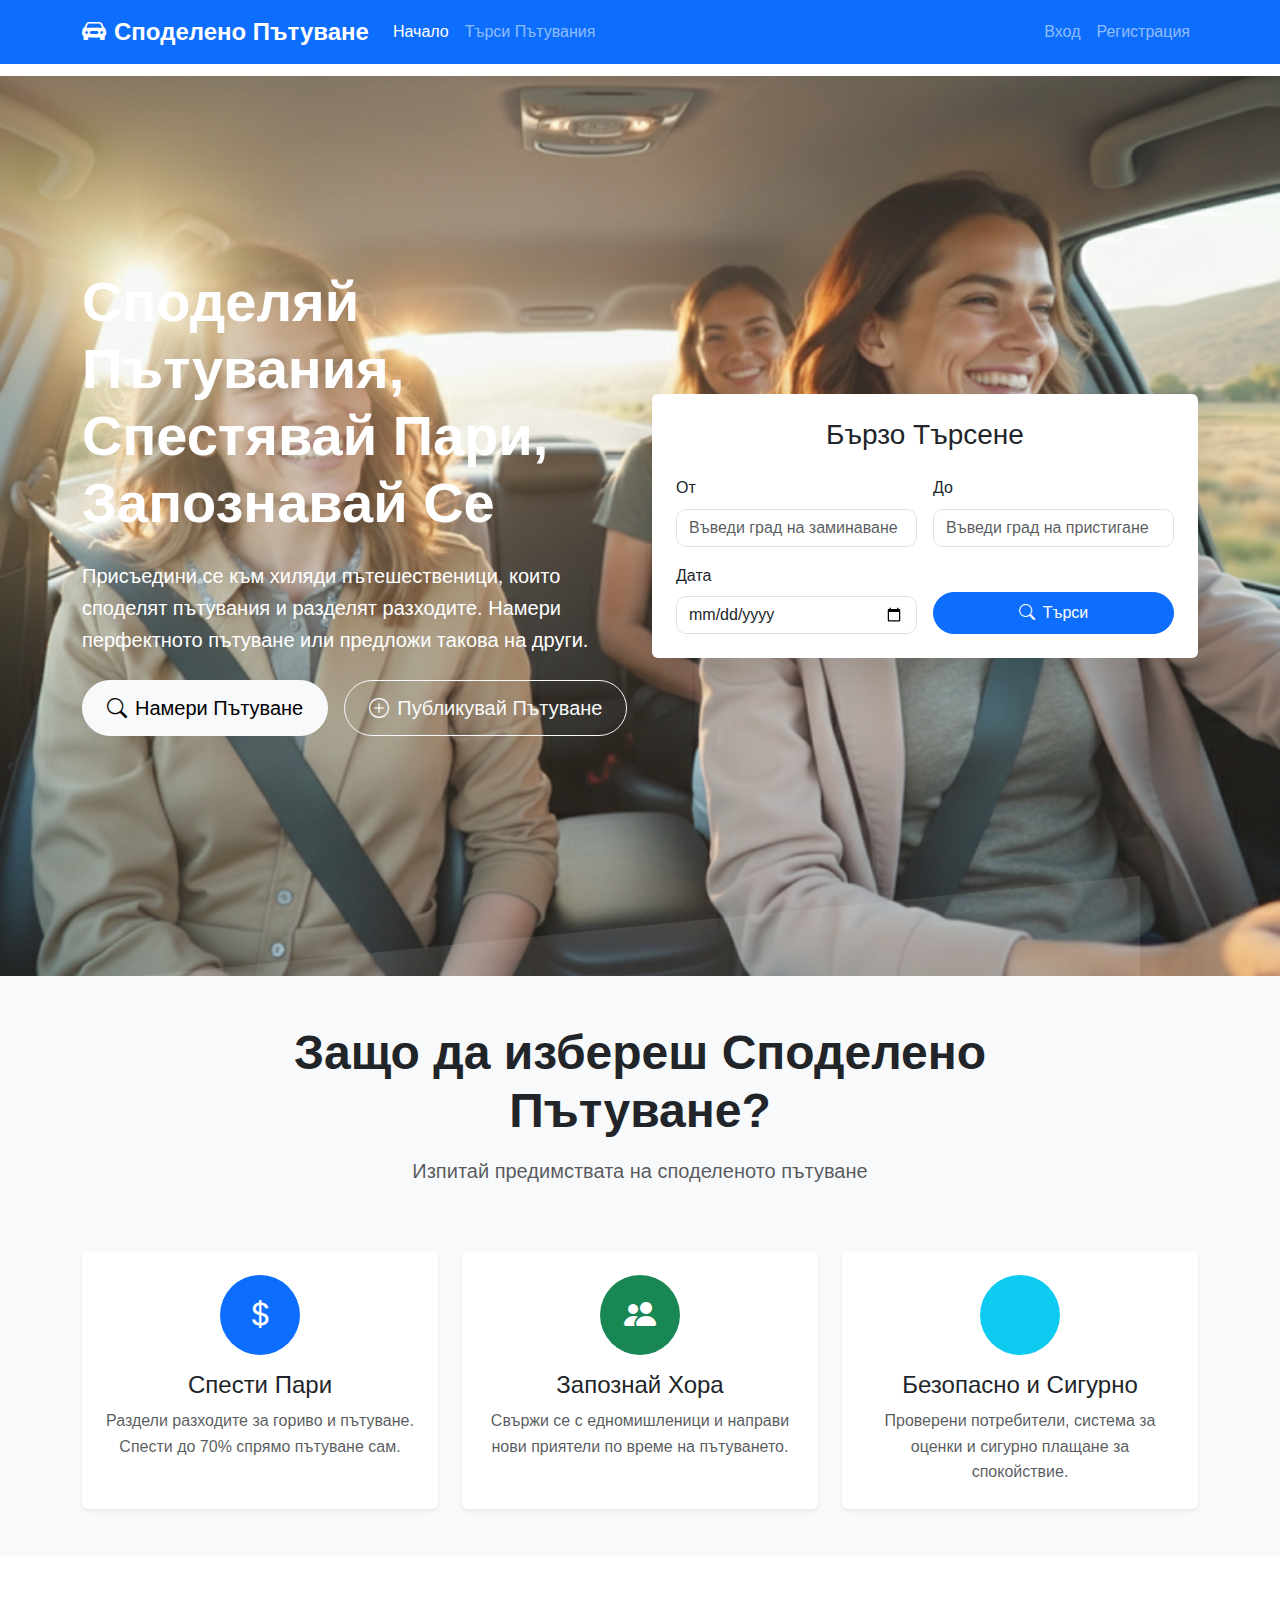
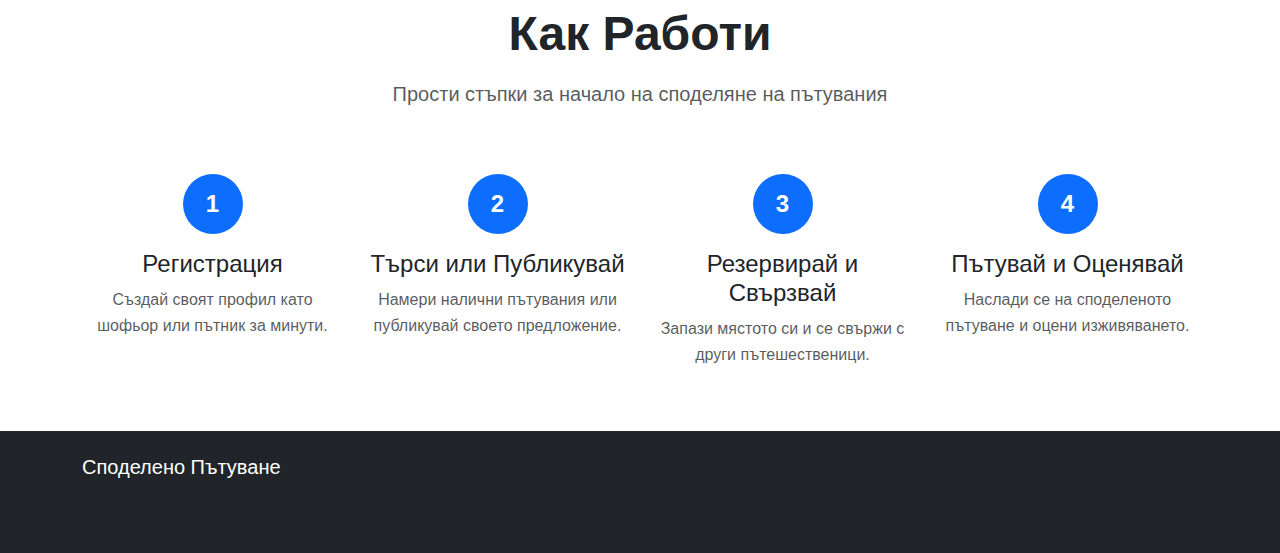
<file: target/classes/static/index.html>
<!DOCTYPE html>
<html lang="bg">
<head>
    <meta charset="UTF-8">
    <meta name="viewport" content="width=device-width, initial-scale=1.0">
    <title>Споделено Пътуване - Намери Перфектното Пътуване</title>
    
    <!-- Bootstrap 5 CSS -->
    <link href="https://cdn.jsdelivr.net/npm/bootstrap@5.3.2/dist/css/bootstrap.min.css" rel="stylesheet">
    <!-- Bootstrap Icons -->
    <link rel="stylesheet" href="https://cdn.jsdelivr.net/npm/bootstrap-icons@1.11.1/font/bootstrap-icons.css">
    <!-- Custom CSS -->
    <link rel="stylesheet" href="css/style.css">
</head>
<body>
    <!-- Navigation -->
    <nav class="navbar navbar-expand-lg navbar-dark bg-primary fixed-top">
        <div class="container">
            <a class="navbar-brand fw-bold" href="index.html">
                <i class="bi bi-car-front-fill me-2"></i>Споделено Пътуване
            </a>
            
            <button class="navbar-toggler" type="button" data-bs-toggle="collapse" data-bs-target="#navbarNav">
                <span class="navbar-toggler-icon"></span>
            </button>
            
            <div class="collapse navbar-collapse" id="navbarNav">
                <ul class="navbar-nav me-auto">
                    <li class="nav-item">
                        <a class="nav-link active" href="index.html">Начало</a>
                    </li>
                    <li class="nav-item">
                        <a class="nav-link" href="search.html">Търси Пътувания</a>
                    </li>
                </ul>
                
                <ul class="navbar-nav" id="authNav">
                    <!-- Dynamic content based on auth status -->
                </ul>
            </div>
        </div>
    </nav>

    <!-- Hero Section -->
    <section class="hero-section">
        <div class="container">
            <div class="row align-items-center min-vh-100">
                <div class="col-lg-6">
                    <h1 class="display-4 fw-bold text-white mb-4">
                        Споделяй Пътувания, Спестявай Пари, Запознавай Се
                    </h1>
                    <p class="lead text-white mb-4">
                        Присъедини се към хиляди пътешественици, които споделят пътувания и разделят разходите. 
                        Намери перфектното пътуване или предложи такова на други.
                    </p>
                    <div class="d-flex gap-3 mb-5">
                        <a href="search.html" class="btn btn-light btn-lg px-4">
                            <i class="bi bi-search me-2"></i>Намери Пътуване
                        </a>
                        <a href="publish-ride.html" class="btn btn-outline-light btn-lg px-4">
                            <i class="bi bi-plus-circle me-2"></i>Публикувай Пътуване
                        </a>
                    </div>
                </div>
                
                <div class="col-lg-6">
                    <div class="card shadow-lg border-0">
                        <div class="card-body p-4">
                            <h3 class="card-title text-center mb-4">Бързо Търсене</h3>
                            <form id="quickSearchForm">
                                <div class="row g-3">
                                    <div class="col-md-6">
                                        <label for="origin" class="form-label">От</label>
                                        <input type="text" class="form-control" id="origin" placeholder="Въведи град на заминаване" required>
                                    </div>
                                    <div class="col-md-6">
                                        <label for="destination" class="form-label">До</label>
                                        <input type="text" class="form-control" id="destination" placeholder="Въведи град на пристигане" required>
                                    </div>
                                    <div class="col-md-6">
                                        <label for="date" class="form-label">Дата</label>
                                        <input type="date" class="form-control" id="date">
                                    </div>
                                    <div class="col-md-6 d-flex align-items-end">
                                        <button type="submit" class="btn btn-primary w-100">
                                            <i class="bi bi-search me-2"></i>Търси
                                        </button>
                                    </div>
                                </div>
                            </form>
                        </div>
                    </div>
                </div>
            </div>
        </div>
    </section>

    <!-- Features Section -->
    <section class="py-5 bg-light">
        <div class="container">
            <div class="row text-center mb-5">
                <div class="col-lg-8 mx-auto">
                    <h2 class="display-5 fw-bold mb-3">Защо да избереш Споделено Пътуване?</h2>
                    <p class="lead text-muted">Изпитай предимствата на споделеното пътуване</p>
                </div>
            </div>
            
            <div class="row g-4">
                <div class="col-lg-4">
                    <div class="card h-100 border-0 shadow-sm">
                        <div class="card-body text-center p-4">
                            <div class="feature-icon bg-primary text-white rounded-circle mx-auto mb-3">
                                <i class="bi bi-currency-dollar"></i>
                            </div>
                            <h4 class="card-title">Спести Пари</h4>
                            <p class="card-text text-muted">
                                Раздели разходите за гориво и пътуване. Спести до 70% спрямо пътуване сам.
                            </p>
                        </div>
                    </div>
                </div>
                
                <div class="col-lg-4">
                    <div class="card h-100 border-0 shadow-sm">
                        <div class="card-body text-center p-4">
                            <div class="feature-icon bg-success text-white rounded-circle mx-auto mb-3">
                                <i class="bi bi-people-fill"></i>
                            </div>
                            <h4 class="card-title">Запознай Хора</h4>
                            <p class="card-text text-muted">
                                Свържи се с едномишленици и направи нови приятели по време на пътуването.
                            </p>
                        </div>
                    </div>
                </div>
                
                <div class="col-lg-4">
                    <div class="card h-100 border-0 shadow-sm">
                        <div class="card-body text-center p-4">
                            <div class="feature-icon bg-info text-white rounded-circle mx-auto mb-3">
                                <i class="bi bi-shield-check-fill"></i>
                            </div>
                            <h4 class="card-title">Безопасно и Сигурно</h4>
                            <p class="card-text text-muted">
                                Проверени потребители, система за оценки и сигурно плащане за спокойствие.
                            </p>
                        </div>
                    </div>
                </div>
            </div>
        </div>
    </section>

    <!-- How It Works Section -->
    <section class="py-5">
        <div class="container">
            <div class="row text-center mb-5">
                <div class="col-lg-8 mx-auto">
                    <h2 class="display-5 fw-bold mb-3">Как Работи</h2>
                    <p class="lead text-muted">Прости стъпки за начало на споделяне на пътувания</p>
                </div>
            </div>
            
            <div class="row g-4">
                <div class="col-lg-3 text-center">
                    <div class="step-number bg-primary text-white rounded-circle mx-auto mb-3">1</div>
                    <h4>Регистрация</h4>
                    <p class="text-muted">Създай своят профил като шофьор или пътник за минути.</p>
                </div>
                
                <div class="col-lg-3 text-center">
                    <div class="step-number bg-primary text-white rounded-circle mx-auto mb-3">2</div>
                    <h4>Търси или Публикувай</h4>
                    <p class="text-muted">Намери налични пътувания или публикувай своето предложение.</p>
                </div>
                
                <div class="col-lg-3 text-center">
                    <div class="step-number bg-primary text-white rounded-circle mx-auto mb-3">3</div>
                    <h4>Резервирай и Свързвай</h4>
                    <p class="text-muted">Запази мястото си и се свържи с други пътешественици.</p>
                </div>
                
                <div class="col-lg-3 text-center">
                    <div class="step-number bg-primary text-white rounded-circle mx-auto mb-3">4</div>
                    <h4>Пътувай и Оценявай</h4>
                    <p class="text-muted">Наслади се на споделеното пътуване и оцени изживяването.</p>
                </div>
            </div>
        </div>
    </section>

    <!-- Footer -->
    <footer class="bg-dark text-white py-4">
        <div class="container">
            <div class="row">
                <div class="col-lg-6">
                    <h5>Споделено Пътуване</h5>
                    <p class="text-muted">Свързваме пътешественици, споделяме пътувания.</p>
                </div>
                <div class="col-lg-6 text-lg-end">
                    <p class="text-muted mb-0">&copy; 2023 Споделено Пътуване. Всички права запазени.</p>
                </div>
            </div>
        </div>
    </footer>

    <!-- Bootstrap 5 JS -->
    <script src="https://cdn.jsdelivr.net/npm/bootstrap@5.3.2/dist/js/bootstrap.bundle.min.js"></script>
    <!-- Custom JS -->
    <script src="js/auth.js"></script>
    <script src="js/main.js"></script>
</body>
</html>
</file>
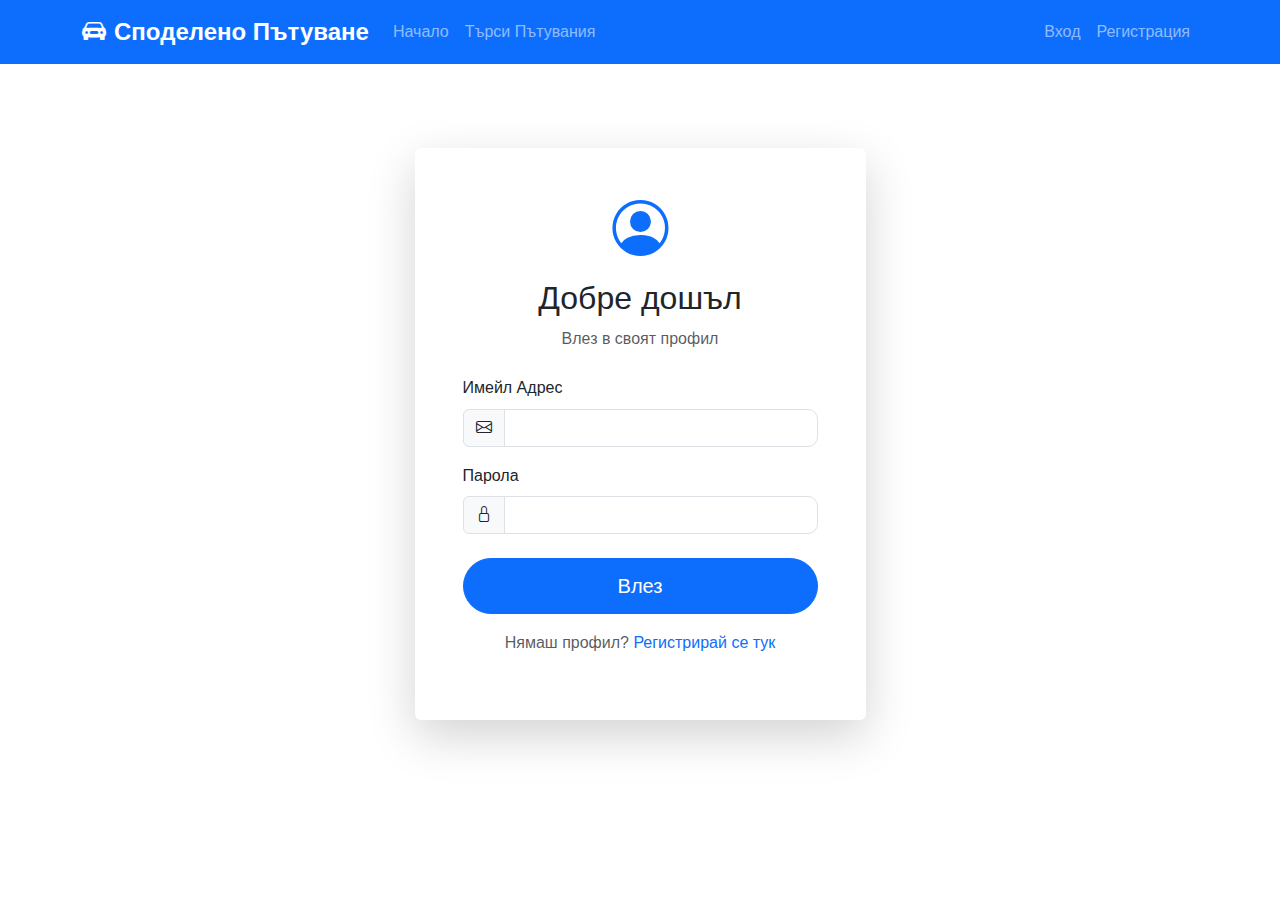
<file: target/classes/static/dashboard.html>
<!DOCTYPE html>
<html lang="bg">
<head>
    <meta charset="UTF-8">
    <meta name="viewport" content="width=device-width, initial-scale=1.0">
    <title>Табло - СподеленоПътуване</title>
    
    <!-- Bootstrap 5 CSS -->
    <link href="https://cdn.jsdelivr.net/npm/bootstrap@5.3.2/dist/css/bootstrap.min.css" rel="stylesheet">
    <!-- Bootstrap Icons -->
    <link rel="stylesheet" href="https://cdn.jsdelivr.net/npm/bootstrap-icons@1.11.1/font/bootstrap-icons.css">
    <!-- Custom CSS -->
    <link rel="stylesheet" href="css/style.css">
</head>
<body>
    <!-- Navigation -->
    <nav class="navbar navbar-expand-lg navbar-dark bg-primary fixed-top">
        <div class="container">
            <a class="navbar-brand fw-bold" href="index.html">
                <i class="bi bi-car-front-fill me-2"></i>СподеленоПътуване
            </a>
            
            <button class="navbar-toggler" type="button" data-bs-toggle="collapse" data-bs-target="#navbarNav">
                <span class="navbar-toggler-icon"></span>
            </button>
            
            <div class="collapse navbar-collapse" id="navbarNav">
                <ul class="navbar-nav me-auto">
                    <li class="nav-item">
                        <a class="nav-link" href="index.html">Начало</a>
                    </li>
                    <li class="nav-item">
                        <a class="nav-link" href="search.html">Търси Пътувания</a>
                    </li>
                </ul>
                
                <ul class="navbar-nav" id="authNav">
                    <!-- Dynamic content based on auth status -->
                </ul>
            </div>
        </div>
    </nav>

    <!-- Main Content -->
    <div class="container mt-5 pt-4">
        <!-- Welcome Header -->
        <div class="profile-header">
            <div class="row align-items-center">
                <div class="col-md-8">
                    <div class="d-flex align-items-center">
                        <div class="profile-avatar me-4">
                            <i class="bi bi-person-fill"></i>
                        </div>
                        <div>
                            <h2 class="mb-1" id="welcomeMessage">Добре дошъл!</h2>
                            <p class="mb-0 opacity-75">Готов за следващото приключение?</p>
                        </div>
                    </div>
                </div>
                <div class="col-md-4 text-md-end mt-3 mt-md-0">
                    <div class="d-flex gap-2 justify-content-md-end">
                        <a href="search.html" class="btn btn-light">
                            <i class="bi bi-search me-2"></i>Намери Пътувания
                        </a>
                        <a href="publish-ride.html" class="btn btn-outline-light" id="publishRideBtn">
                            <i class="bi bi-plus-circle me-2"></i>Публикувай Пътуване
                        </a>
                    </div>
                </div>
            </div>
        </div>

        <div id="dashboardAlerts"></div>

        <!-- Stats Cards -->
        <div class="row g-4 mb-5">
            <div class="col-md-6" id="totalRidesCard">
                <div class="stat-card">
                    <i class="bi bi-car-front text-primary display-6 mb-2"></i>
                    <div class="stat-number" id="totalRides">0</div>
                    <div class="text-muted">Общо Пътувания</div>
                </div>
            </div>
            
            <div class="col-md-6" id="totalReservationsCard">
                <div class="stat-card">
                    <i class="bi bi-calendar-check text-success display-6 mb-2"></i>
                    <div class="stat-number" id="totalReservations">0</div>
                    <div class="text-muted">Резервации</div>
                </div>
            </div>
            
            <div class="col-md-4" id="userRatingCard" style="display: none;">
                <div class="stat-card">
                    <i class="bi bi-star-fill text-warning display-6 mb-2"></i>
                    <div class="stat-number" id="userRating">0.0</div>
                    <div class="text-muted">Твоята Оценка</div>
                </div>
            </div>
            
        </div>

        <!-- Quick Actions -->
        <div class="row g-4 mb-5">
            <div class="col-lg-8">
                <div class="card border-0 shadow-sm">
                    <div class="card-header bg-transparent border-0 py-3">
                        <h5 class="mb-0">
                            <i class="bi bi-lightning-fill text-warning me-2"></i>Бързи Действия
                        </h5>
                    </div>
                    <div class="card-body">
                        <div class="row g-3">
                            <div class="col-md-6">
                                <a href="search.html" class="btn btn-outline-primary w-100 py-3">
                                    <i class="bi bi-search display-6 d-block mb-2"></i>
                                    <strong>Търси Пътувания</strong>
                                    <div class="text-muted small">Намери следващото пътуване</div>
                                </a>
                            </div>
                            
                            <div class="col-md-6">
                                <a href="reservations.html" class="btn btn-outline-success w-100 py-3">
                                    <i class="bi bi-calendar-check display-6 d-block mb-2"></i>
                                    <strong>Моите Резервации</strong>
                                    <div class="text-muted small">Прегледай резервациите си</div>
                                </a>
                            </div>
                        </div>
                        
                        <div class="row g-3 mt-2" id="driverActions" style="display: none;">
                            <div class="col-md-6">
                                <a href="publish-ride.html" class="btn btn-outline-info w-100 py-3">
                                    <i class="bi bi-plus-circle display-6 d-block mb-2"></i>
                                    <strong>Публикувай Пътуване</strong>
                                    <div class="text-muted small">Предложи ново пътуване</div>
                                </a>
                            </div>
                            
                            <div class="col-md-6">
                                <a href="my-rides.html" class="btn btn-outline-warning w-100 py-3">
                                    <i class="bi bi-car-front display-6 d-block mb-2"></i>
                                    <strong>Моите Пътувания</strong>
                                    <div class="text-muted small">Управлявай пътуванията си</div>
                                </a>
                            </div>
                        </div>
                    </div>
                </div>
            </div>
            
            <div class="col-lg-4">
                <div class="card border-0 shadow-sm">
                    <div class="card-header bg-transparent border-0 py-3">
                        <h5 class="mb-0">
                            <i class="bi bi-bell-fill text-info me-2"></i>Последна Активност
                        </h5>
                    </div>
                    <div class="card-body">
                        <div id="recentActivity">
                            <div class="text-center text-muted py-3">
                                <i class="bi bi-inbox display-4 opacity-25"></i>
                                <p class="mt-2 mb-0">Няма последна активност</p>
                            </div>
                        </div>
                    </div>
                </div>
            </div>
        </div>

        <!-- Recent Rides/Reservations -->
        <div class="row g-4">
            <div class="col-lg-6">
                <div class="card border-0 shadow-sm">
                    <div class="card-header bg-transparent border-0 py-3">
                        <div class="d-flex justify-content-between align-items-center">
                            <h5 class="mb-0">
                                <i class="bi bi-clock-history text-secondary me-2"></i>Последни Пътувания
                            </h5>
                            <a href="search.html" class="btn btn-sm btn-outline-primary">Покажи Всички</a>
                        </div>
                    </div>
                    <div class="card-body">
                        <div id="recentRides">
                            <div class="text-center text-muted py-3">
                                <i class="bi bi-car display-4 opacity-25"></i>
                                <p class="mt-2 mb-0">Още няма пътувания</p>
                                <a href="search.html" class="btn btn-sm btn-primary mt-2">Намери Пътувания</a>
                            </div>
                        </div>
                    </div>
                </div>
            </div>
            
            <div class="col-lg-6">
                <div class="card border-0 shadow-sm">
                    <div class="card-header bg-transparent border-0 py-3">
                        <div class="d-flex justify-content-between align-items-center">
                            <h5 class="mb-0">
                                <i class="bi bi-calendar-check text-success me-2"></i>Предстоящи Пътувания
                            </h5>
                            <a href="reservations.html" class="btn btn-sm btn-outline-success">Покажи Всички</a>
                        </div>
                    </div>
                    <div class="card-body">
                        <div id="upcomingTrips">
                            <div class="text-center text-muted py-3">
                                <i class="bi bi-calendar-plus display-4 opacity-25"></i>
                                <p class="mt-2 mb-0">Няма предстоящи пътувания</p>
                                <a href="search.html" class="btn btn-sm btn-success mt-2">Резервирай Пътуване</a>
                            </div>
                        </div>
                    </div>
                </div>
            </div>
        </div>
    </div>

    <!-- Bootstrap 5 JS -->
    <script src="https://cdn.jsdelivr.net/npm/bootstrap@5.3.2/dist/js/bootstrap.bundle.min.js"></script>
    <!-- Custom JS -->
    <script src="js/auth.js"></script>
    <script src="js/main.js"></script>
    <script>
        document.addEventListener('DOMContentLoaded', function() {
            const user = authService.getCurrentUser();
            if (user && user.role === 'DRIVER') {
                document.getElementById('driverActions').style.display = 'block';
                document.getElementById('publishRideBtn').style.display = 'inline-block';
            }
        });
    </script>
</body>
</html>
</file>
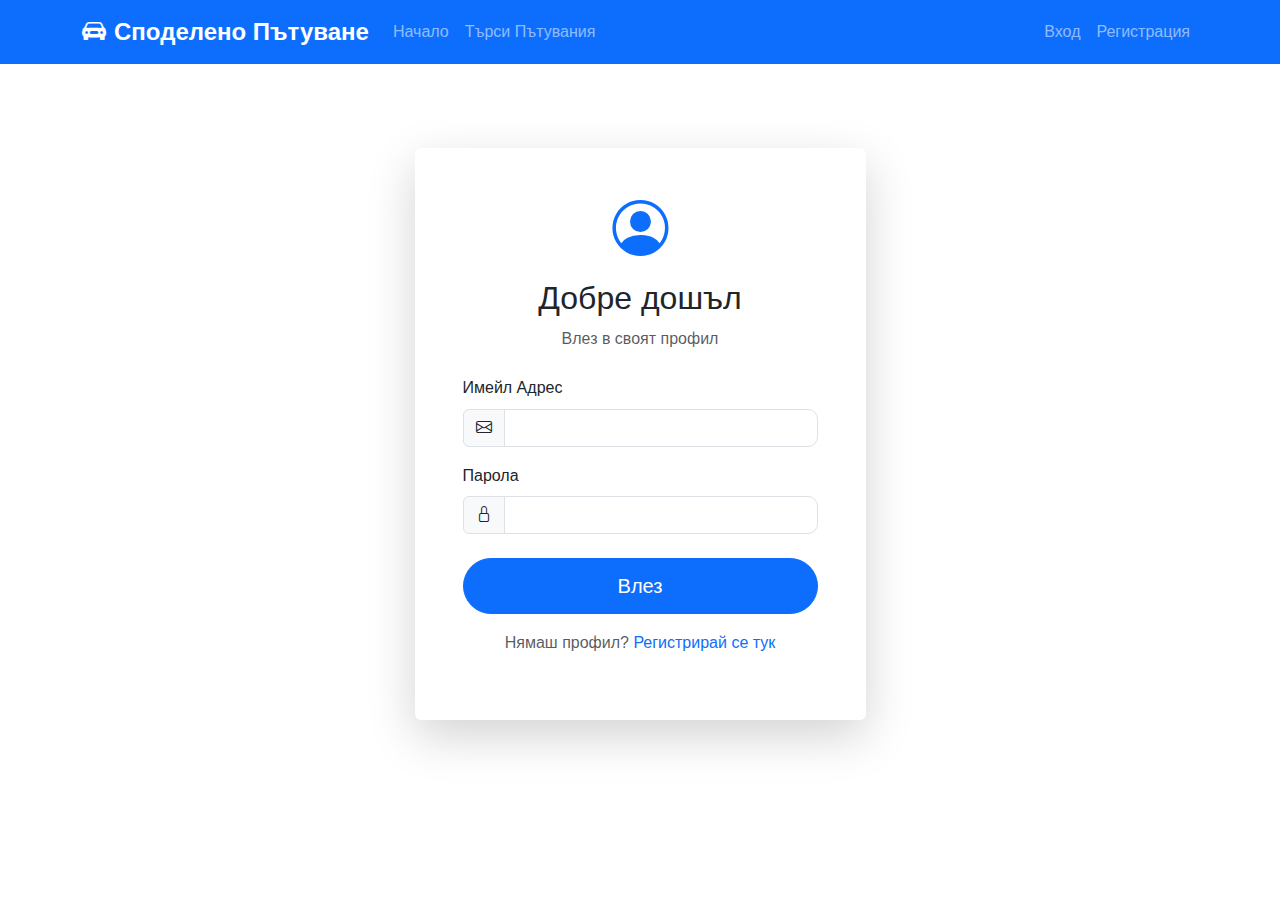
<file: target/classes/static/login.html>
<!DOCTYPE html>
<html lang="bg">
<head>
    <meta charset="UTF-8">
    <meta name="viewport" content="width=device-width, initial-scale=1.0">
    <title>Вход - Споделено Пътуване</title>
    
    <!-- Bootstrap 5 CSS -->
    <link href="https://cdn.jsdelivr.net/npm/bootstrap@5.3.2/dist/css/bootstrap.min.css" rel="stylesheet">
    <!-- Bootstrap Icons -->
    <link rel="stylesheet" href="https://cdn.jsdelivr.net/npm/bootstrap-icons@1.11.1/font/bootstrap-icons.css">
    <!-- Custom CSS -->
    <link rel="stylesheet" href="css/style.css">
</head>
<body>
    <!-- Navigation -->
    <nav class="navbar navbar-expand-lg navbar-dark bg-primary fixed-top">
        <div class="container">
            <a class="navbar-brand fw-bold" href="index.html">
                <i class="bi bi-car-front-fill me-2"></i>Споделено Пътуване
            </a>
            
            <button class="navbar-toggler" type="button" data-bs-toggle="collapse" data-bs-target="#navbarNav">
                <span class="navbar-toggler-icon"></span>
            </button>
            
            <div class="collapse navbar-collapse" id="navbarNav">
                <ul class="navbar-nav me-auto">
                    <li class="nav-item">
                        <a class="nav-link" href="index.html">Начало</a>
                    </li>
                    <li class="nav-item">
                        <a class="nav-link" href="search.html">Търси Пътувания</a>
                    </li>
                </ul>
                
                <ul class="navbar-nav" id="authNav">
                    <!-- Dynamic content based on auth status -->
                </ul>
            </div>
        </div>
    </nav>

    <!-- Main Content -->
    <div class="container mt-5 pt-4">
        <div class="row justify-content-center">
            <div class="col-md-6 col-lg-5">
                <div class="card shadow-lg border-0">
                    <div class="card-body p-5">
                        <div class="text-center mb-4">
                            <i class="bi bi-person-circle display-4 text-primary"></i>
                            <h2 class="mt-3">Добре дошъл</h2>
                            <p class="text-muted">Влез в своят профил</p>
                        </div>

                        <div id="alertContainer"></div>

                        <form id="loginForm">
                            <div class="mb-3">
                                <label for="email" class="form-label">Имейл Адрес</label>
                                <div class="input-group">
                                    <span class="input-group-text">
                                        <i class="bi bi-envelope"></i>
                                    </span>
                                    <input type="email" class="form-control" id="email" name="email" required>
                                </div>
                            </div>

                            <div class="mb-4">
                                <label for="password" class="form-label">Парола</label>
                                <div class="input-group">
                                    <span class="input-group-text">
                                        <i class="bi bi-lock"></i>
                                    </span>
                                    <input type="password" class="form-control" id="password" name="password" required>
                                </div>
                            </div>

                            <div class="d-grid mb-3">
                                <button type="submit" id="loginBtn" class="btn btn-primary btn-lg">
                                    Влез
                                </button>
                            </div>
                        </form>

                        <div class="text-center">
                            <p class="text-muted">
                                Нямаш профил? 
                                <a href="register.html" class="text-primary text-decoration-none">Регистрирай се тук</a>
                            </p>
                        </div>
                    </div>
                </div>
            </div>
        </div>
    </div>

    <!-- Bootstrap 5 JS -->
    <script src="https://cdn.jsdelivr.net/npm/bootstrap@5.3.2/dist/js/bootstrap.bundle.min.js"></script>
    <!-- Custom JS -->
    <script src="js/auth.js"></script>
    <script src="js/main.js"></script>
</body>
</html>
</file>
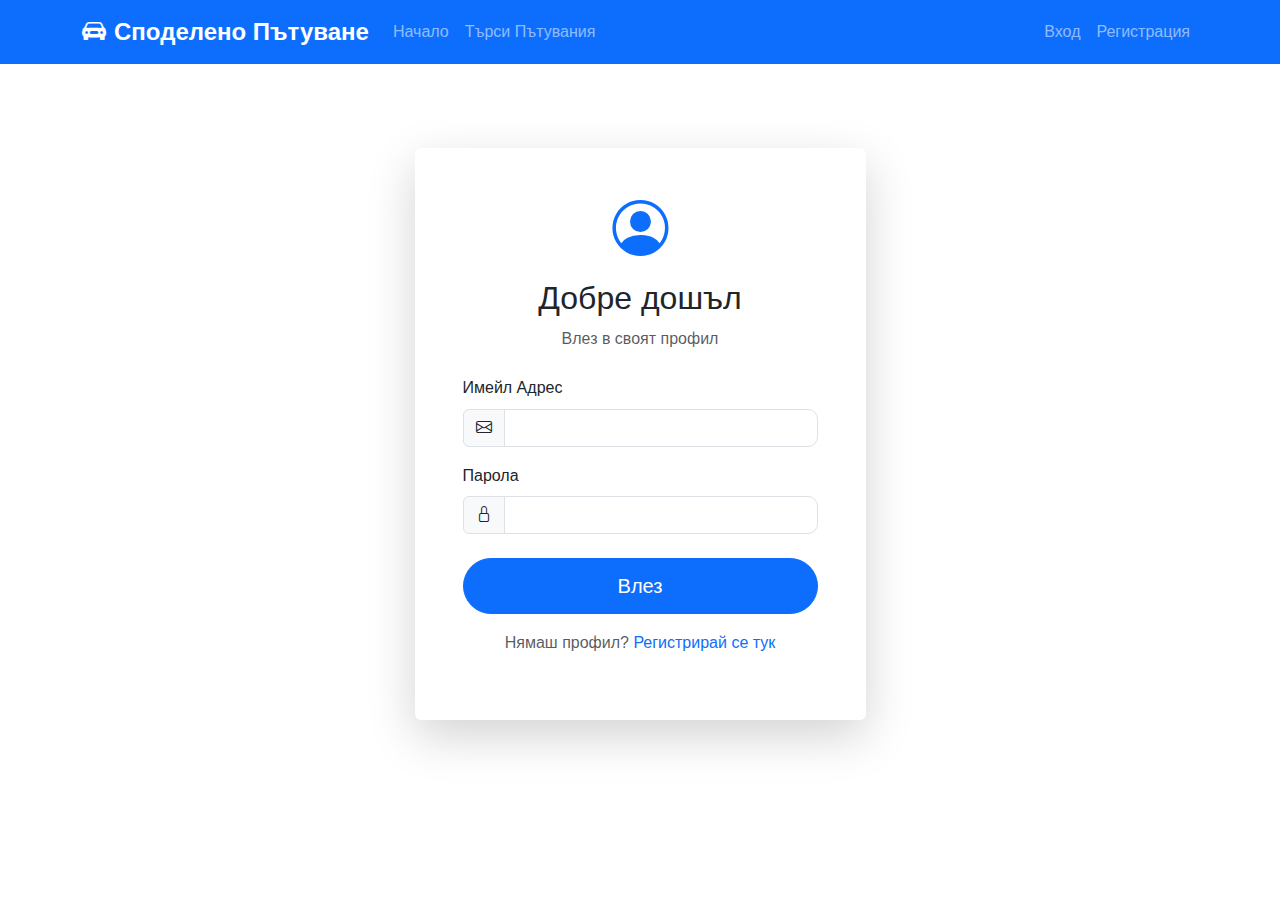
<file: target/classes/static/profile.html>
<!DOCTYPE html>
<html lang="bg">
<head>
    <meta charset="UTF-8">
    <meta name="viewport" content="width=device-width, initial-scale=1.0">
    <title>Моят Профил - Споделено Пътуване</title>
    
    <!-- Bootstrap 5 CSS -->
    <link href="https://cdn.jsdelivr.net/npm/bootstrap@5.3.2/dist/css/bootstrap.min.css" rel="stylesheet">
    <!-- Bootstrap Icons -->
    <link rel="stylesheet" href="https://cdn.jsdelivr.net/npm/bootstrap-icons@1.11.1/font/bootstrap-icons.css">
    <!-- Custom CSS -->
    <link rel="stylesheet" href="css/style.css">
</head>
<body>
    <!-- Navigation -->
    <nav class="navbar navbar-expand-lg navbar-dark bg-primary fixed-top">
        <div class="container">
            <a class="navbar-brand fw-bold" href="index.html">
                <i class="bi bi-car-front-fill me-2"></i>Споделено Пътуване
            </a>
            
            <button class="navbar-toggler" type="button" data-bs-toggle="collapse" data-bs-target="#navbarNav">
                <span class="navbar-toggler-icon"></span>
            </button>
            
            <div class="collapse navbar-collapse" id="navbarNav">
                <ul class="navbar-nav me-auto">
                    <li class="nav-item">
                        <a class="nav-link" href="index.html">Начало</a>
                    </li>
                    <li class="nav-item">
                        <a class="nav-link" href="search.html">Търси Пътувания</a>
                    </li>
                </ul>
                
                <ul class="navbar-nav" id="authNav">
                    <!-- Dynamic content based on auth status -->
                </ul>
            </div>
        </div>
    </nav>

    <!-- Main Content -->
    <div class="container mt-5 pt-4">
        <div class="row justify-content-center">
            <div class="col-lg-8">
                <div class="card shadow-lg border-0">
                    <div class="card-header bg-primary text-white py-4">
                        <div class="text-center">
                            <i class="bi bi-person-circle display-4 mb-3"></i>
                            <h2 class="mb-1">Моят Профил</h2>
                            <p class="mb-0 opacity-75">Управлявайте вашата информация</p>
                        </div>
                    </div>
                    
                    <div class="card-body p-4">
                        <div id="profileAlerts"></div>
                        
                        <!-- Profile Display -->
                        <div class="row mb-4">
                            <div class="col-md-6">
                                <div class="mb-3">
                                    <label class="form-label fw-bold">Име:</label>
                                    <p id="profileName" class="mb-0">-</p>
                                </div>
                            </div>
                            <div class="col-md-6">
                                <div class="mb-3">
                                    <label class="form-label fw-bold">Email:</label>
                                    <p id="profileEmail" class="mb-0">-</p>
                                </div>
                            </div>
                            <div class="col-md-6">
                                <div class="mb-3">
                                    <label class="form-label fw-bold">Роля:</label>
                                    <p id="profileRole" class="mb-0">-</p>
                                </div>
                            </div>
                            <div class="col-md-6">
                                <div class="mb-3">
                                    <label class="form-label fw-bold">Оценка:</label>
                                    <p id="profileRating" class="mb-0">-</p>
                                </div>
                            </div>
                        </div>

                        <hr>

                        <!-- Profile Edit Form -->
                        <form id="profileForm">
                            <h5 class="mb-3">Редактирай Профил</h5>
                            
                            <div class="row g-3 mb-3">
                                <div class="col-md-6">
                                    <label for="name" class="form-label">Име *</label>
                                    <input type="text" class="form-control" id="name" name="name" required>
                                </div>
                                <div class="col-md-6">
                                    <label for="email" class="form-label">Email *</label>
                                    <input type="email" class="form-control" id="email" name="email" required>
                                </div>
                            </div>
                            
                            <div class="row g-3 mb-4">
                                <div class="col-md-6">
                                    <label for="role" class="form-label">Роля</label>
                                    <select class="form-select" id="role" name="role" disabled>
                                        <option value="USER">Потребител</option>
                                        <option value="DRIVER">Шофьор</option>
                                    </select>
                                    <div class="form-text">Ролята не може да се променя</div>
                                </div>
                            </div>
                            
                            <div class="d-grid gap-2 d-md-flex justify-content-md-end">
                                <a href="dashboard.html" class="btn btn-outline-secondary btn-lg px-4">
                                    Отказ
                                </a>
                                <button type="submit" id="updateBtn" class="btn btn-primary btn-lg px-4">
                                    <i class="bi bi-check-circle me-2"></i>Актуализирай Профил
                                </button>
                            </div>
                        </form>
                    </div>
                </div>
            </div>
        </div>
    </div>

    <!-- Bootstrap 5 JS -->
    <script src="https://cdn.jsdelivr.net/npm/bootstrap@5.3.2/dist/js/bootstrap.bundle.min.js"></script>
    <!-- Custom JS -->
    <script src="js/auth.js"></script>
    <script src="js/main.js"></script>
</body>
</html>
</file>
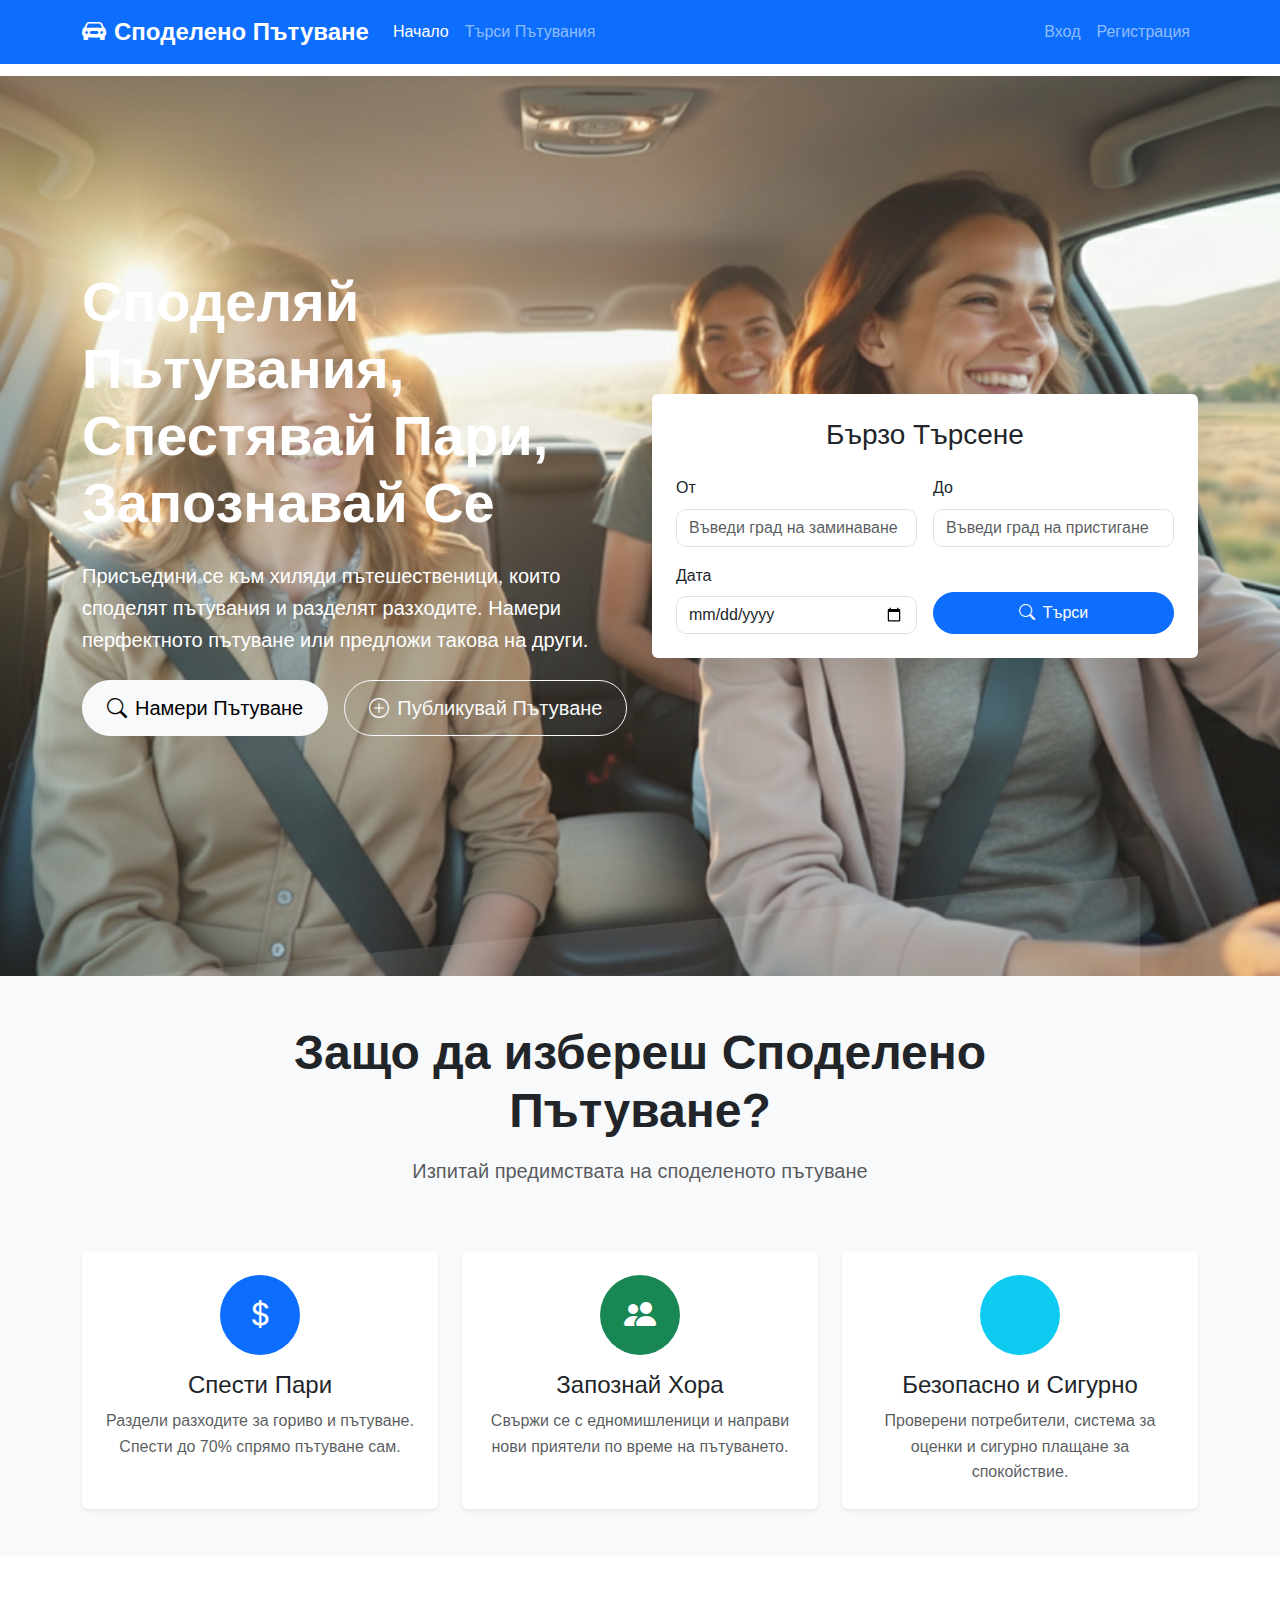
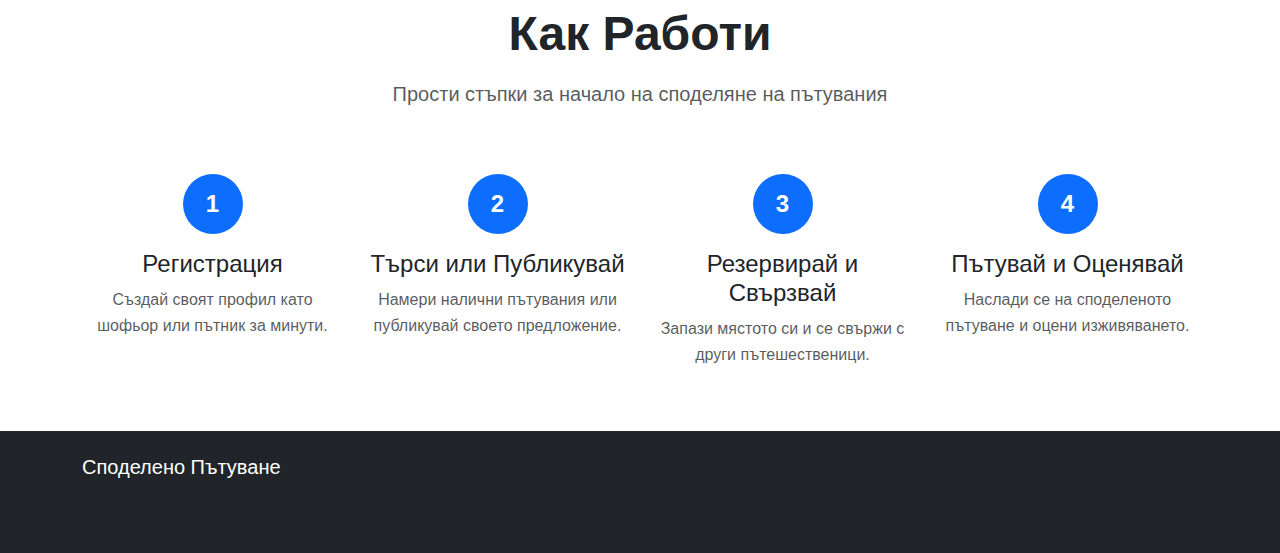
<file: target/classes/static/publish-ride.html>
<!DOCTYPE html>
<html lang="bg">
<head>
    <meta charset="UTF-8">
    <meta name="viewport" content="width=device-width, initial-scale=1.0">
    <title>Публикувай Пътуване - Споделено Пътуване</title>
    
    <!-- Bootstrap 5 CSS -->
    <link href="https://cdn.jsdelivr.net/npm/bootstrap@5.3.2/dist/css/bootstrap.min.css" rel="stylesheet">
    <!-- Bootstrap Icons -->
    <link rel="stylesheet" href="https://cdn.jsdelivr.net/npm/bootstrap-icons@1.11.1/font/bootstrap-icons.css">
    <!-- Custom CSS -->
    <link rel="stylesheet" href="css/style.css">
</head>
<body>
    <!-- Navigation -->
    <nav class="navbar navbar-expand-lg navbar-dark bg-primary fixed-top">
        <div class="container">
            <a class="navbar-brand fw-bold" href="index.html">
                <i class="bi bi-car-front-fill me-2"></i>Споделено Пътуване
            </a>
            
            <button class="navbar-toggler" type="button" data-bs-toggle="collapse" data-bs-target="#navbarNav">
                <span class="navbar-toggler-icon"></span>
            </button>
            
            <div class="collapse navbar-collapse" id="navbarNav">
                <ul class="navbar-nav me-auto">
                    <li class="nav-item">
                        <a class="nav-link" href="index.html">Начало</a>
                    </li>
                    <li class="nav-item">
                        <a class="nav-link" href="search.html">Търси Пътувания</a>
                    </li>
                </ul>
                
                <ul class="navbar-nav" id="authNav">
                    <!-- Dynamic content based on auth status -->
                </ul>
            </div>
        </div>
    </nav>

    <!-- Main Content -->
    <div class="container mt-5 pt-4">
        <div class="row justify-content-center">
            <div class="col-lg-8">
                <div class="card shadow-lg border-0">
                    <div class="card-header bg-primary text-white py-4">
                        <div class="text-center">
                            <i class="bi bi-plus-circle-fill display-4 mb-3"></i>
                            <h2 class="mb-1">Публикувай Своето Пътуване</h2>
                            <p class="mb-0 opacity-75">Сподели своето пътуване и помогни на други да пътуват</p>
                        </div>
                    </div>
                    
                    <div class="card-body p-4">
                        <div id="alertContainer"></div>
                        
                        <form id="publishRideForm">
                            <!-- Route Information -->
                            <div class="mb-4">
                                <h5 class="text-primary mb-3">
                                    <i class="bi bi-geo-alt me-2"></i>Информация за Маршрута
                                </h5>
                                
                                <div class="row g-3">
                                    <div class="col-md-6">
                                        <label for="origin" class="form-label">Град на Заминаване *</label>
                                        <input type="text" class="form-control" id="origin" name="origin" 
                                               placeholder="напр. София" required>
                                    </div>
                                    
                                    <div class="col-md-6">
                                        <label for="destination" class="form-label">Град на Пристигане *</label>
                                        <input type="text" class="form-control" id="destination" name="destination" 
                                               placeholder="напр. Пловдив" required>
                                    </div>
                                </div>
                            </div>
                            
                            <!-- Date and Time -->
                            <div class="mb-4">
                                <h5 class="text-primary mb-3">
                                    <i class="bi bi-calendar-event me-2"></i>Дата и Час
                                </h5>
                                
                                <div class="row g-3">
                                    <div class="col-md-6">
                                        <label for="date" class="form-label">Дата на Заминаване *</label>
                                        <input type="date" class="form-control" id="date" name="date" required>
                                    </div>
                                    
                                    <div class="col-md-6">
                                        <label for="time" class="form-label">Час на Заминаване *</label>
                                        <input type="time" class="form-control" id="time" name="time" required>
                                    </div>
                                </div>
                            </div>
                            
                            <!-- Ride Details -->
                            <div class="mb-4">
                                <h5 class="text-primary mb-3">
                                    <i class="bi bi-info-circle me-2"></i>Подробности за Пътуването
                                </h5>
                                
                                <div class="row g-3">
                                    <div class="col-md-6">
                                        <label for="availableSeats" class="form-label">Налични Места *</label>
                                        <select class="form-select" id="availableSeats" name="availableSeats" required>
                                            <option value="">Избери места...</option>
                                            <option value="1">1 място</option>
                                            <option value="2">2 места</option>
                                            <option value="3">3 места</option>
                                            <option value="4">4 места</option>
                                            <option value="5">5 места</option>
                                            <option value="6">6 места</option>
                                            <option value="7">7 места</option>
                                            <option value="8">8 места</option>
                                        </select>
                                    </div>
                                    
                                    <div class="col-md-6">
                                        <label for="price" class="form-label">Цена на Място ($) *</label>
                                        <div class="input-group">
                                            <span class="input-group-text">$</span>
                                            <input type="number" class="form-control" id="price" name="price" 
                                                   min="1" step="0.01" placeholder="25.00" required>
                                        </div>
                                    </div>
                                </div>
                            </div>
                            
                            <!-- Description -->
                            <div class="mb-4">
                                <h5 class="text-primary mb-3">
                                    <i class="bi bi-chat-left-text me-2"></i>Допълнителна Информация
                                </h5>
                                
                                <label for="description" class="form-label">Описание (По Желание)</label>
                                <textarea class="form-control" id="description" name="description" rows="4" 
                                          placeholder="Споделете подробности за пътуването, места за вземане, предпочитания и т.н."></textarea>
                                <div class="form-text">Помогнете на пътниците да знаят какво да очакват от пътуването.</div>
                            </div>
                            
                            <!-- Terms -->
                            <div class="mb-4">
                                <div class="card bg-light border-0">
                                    <div class="card-body">
                                        <h6 class="card-title">
                                            <i class="bi bi-shield-check text-success me-2"></i>Насоки за Шофьори
                                        </h6>
                                        <ul class="card-text small mb-0">
                                            <li>Уверете се, че превозното ви средство е безопасно и в добро състояние</li>
                                            <li>Бъдете точни и комуникирайте с пътниците</li>
                                            <li>Спазвайте всички пътни правила и карайте безопасно</li>
                                            <li>Бъдете уважителни към всички пътници</li>
                                        </ul>
                                    </div>
                                </div>
                            </div>
                            
                            <div class="mb-4">
                                <div class="form-check">
                                    <input class="form-check-input" type="checkbox" id="agreeTerms" required>
                                    <label class="form-check-label" for="agreeTerms">
                                        Съгласен съм да спазвам насоките за шофьори и 
                                        <a href="#" class="text-primary">Общите Условия</a>
                                    </label>
                                </div>
                            </div>
                            
                            <!-- Submit Button -->
                            <div class="d-grid gap-2 d-md-flex justify-content-md-end">
                                <a href="dashboard.html" class="btn btn-outline-secondary btn-lg px-4">
                                    Отказ
                                </a>
                                <button type="submit" id="publishBtn" class="btn btn-primary btn-lg px-4">
                                    <i class="bi bi-check-circle me-2"></i>Публикувай Пътуване
                                </button>
                            </div>
                        </form>
                    </div>
                </div>
            </div>
        </div>
    </div>

    <!-- Bootstrap 5 JS -->
    <script src="https://cdn.jsdelivr.net/npm/bootstrap@5.3.2/dist/js/bootstrap.bundle.min.js"></script>
    <!-- Custom JS -->
    <script src="js/auth.js"></script>
    <script src="js/main.js"></script>
    <script>
        // Check if user is driver
        document.addEventListener('DOMContentLoaded', function() {
            if (!authService.requireDriver()) {
                return;
            }
            
            // Set minimum date to today
            const dateInput = document.getElementById('date');
            const today = new Date().toISOString().split('T')[0];
            dateInput.min = today;
            
            // Set minimum time if date is today
            dateInput.addEventListener('change', function() {
                const timeInput = document.getElementById('time');
                const selectedDate = new Date(this.value);
                const today = new Date();
                
                if (selectedDate.toDateString() === today.toDateString()) {
                    const currentTime = today.toTimeString().slice(0, 5);
                    timeInput.min = currentTime;
                } else {
                    timeInput.removeAttribute('min');
                }
            });
        });
    </script>
</body>
</html>
</file>
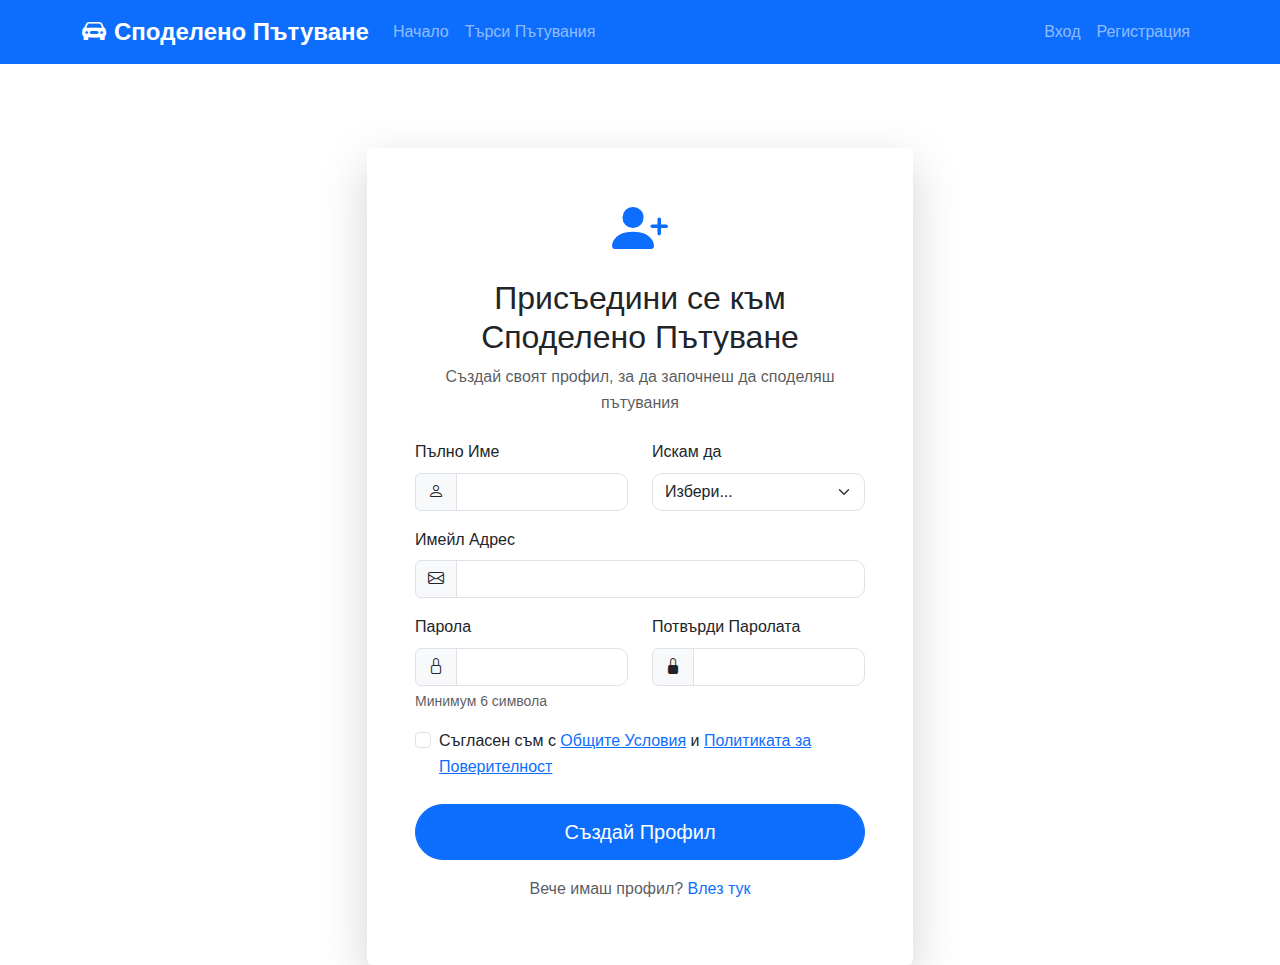
<file: target/classes/static/register.html>
<!DOCTYPE html>
<html lang="bg">
<head>
    <meta charset="UTF-8">
    <meta name="viewport" content="width=device-width, initial-scale=1.0">
    <title>Регистрация - Споделено Пътуване</title>
    
    <!-- Bootstrap 5 CSS -->
    <link href="https://cdn.jsdelivr.net/npm/bootstrap@5.3.2/dist/css/bootstrap.min.css" rel="stylesheet">
    <!-- Bootstrap Icons -->
    <link rel="stylesheet" href="https://cdn.jsdelivr.net/npm/bootstrap-icons@1.11.1/font/bootstrap-icons.css">
    <!-- Custom CSS -->
    <link rel="stylesheet" href="css/style.css">
</head>
<body>
    <!-- Navigation -->
    <nav class="navbar navbar-expand-lg navbar-dark bg-primary fixed-top">
        <div class="container">
            <a class="navbar-brand fw-bold" href="index.html">
                <i class="bi bi-car-front-fill me-2"></i>Споделено Пътуване
            </a>
            
            <button class="navbar-toggler" type="button" data-bs-toggle="collapse" data-bs-target="#navbarNav">
                <span class="navbar-toggler-icon"></span>
            </button>
            
            <div class="collapse navbar-collapse" id="navbarNav">
                <ul class="navbar-nav me-auto">
                    <li class="nav-item">
                        <a class="nav-link" href="index.html">Начало</a>
                    </li>
                    <li class="nav-item">
                        <a class="nav-link" href="search.html">Търси Пътувания</a>
                    </li>
                </ul>
                
                <ul class="navbar-nav" id="authNav">
                    <!-- Dynamic content based on auth status -->
                </ul>
            </div>
        </div>
    </nav>

    <!-- Main Content -->
    <div class="container mt-5 pt-4">
        <div class="row justify-content-center">
            <div class="col-md-8 col-lg-6">
                <div class="card shadow-lg border-0">
                    <div class="card-body p-5">
                        <div class="text-center mb-4">
                            <i class="bi bi-person-plus-fill display-4 text-primary"></i>
                            <h2 class="mt-3">Присъедини се към Споделено Пътуване</h2>
                            <p class="text-muted">Създай своят профил, за да започнеш да споделяш пътувания</p>
                        </div>

                        <div id="alertContainer"></div>

                        <form id="registerForm">
                            <div class="row">
                                <div class="col-md-6">
                                    <div class="mb-3">
                                        <label for="name" class="form-label">Пълно Име</label>
                                        <div class="input-group">
                                            <span class="input-group-text">
                                                <i class="bi bi-person"></i>
                                            </span>
                                            <input type="text" class="form-control" id="name" name="name" required>
                                        </div>
                                    </div>
                                </div>

                                <div class="col-md-6">
                                    <div class="mb-3">
                                        <label for="role" class="form-label">Искам да</label>
                                        <select class="form-select" id="role" name="role" required>
                                            <option value="">Избери...</option>
                                            <option value="USER">Намирам пътувания (Пътник)</option>
                                            <option value="DRIVER">Предлагам пътувания (Шофьор)</option>
                                        </select>
                                    </div>
                                </div>
                            </div>

                            <div class="mb-3">
                                <label for="email" class="form-label">Имейл Адрес</label>
                                <div class="input-group">
                                    <span class="input-group-text">
                                        <i class="bi bi-envelope"></i>
                                    </span>
                                    <input type="email" class="form-control" id="email" name="email" required>
                                </div>
                            </div>

                            <div class="row">
                                <div class="col-md-6">
                                    <div class="mb-3">
                                        <label for="password" class="form-label">Парола</label>
                                        <div class="input-group">
                                            <span class="input-group-text">
                                                <i class="bi bi-lock"></i>
                                            </span>
                                            <input type="password" class="form-control" id="password" name="password" 
                                                   minlength="6" required>
                                        </div>
                                        <div class="form-text">Минимум 6 символа</div>
                                    </div>
                                </div>

                                <div class="col-md-6">
                                    <div class="mb-4">
                                        <label for="confirmPassword" class="form-label">Потвърди Паролата</label>
                                        <div class="input-group">
                                            <span class="input-group-text">
                                                <i class="bi bi-lock-fill"></i>
                                            </span>
                                            <input type="password" class="form-control" id="confirmPassword" 
                                                   name="confirmPassword" minlength="6" required>
                                        </div>
                                    </div>
                                </div>
                            </div>

                            <div class="mb-4">
                                <div class="form-check">
                                    <input class="form-check-input" type="checkbox" id="terms" required>
                                    <label class="form-check-label" for="terms">
                                        Съгласен съм с <a href="#" class="text-primary">Общите Условия</a> 
                                        и <a href="#" class="text-primary">Политиката за Поверителност</a>
                                    </label>
                                </div>
                            </div>

                            <div class="d-grid mb-3">
                                <button type="submit" id="registerBtn" class="btn btn-primary btn-lg">
                                    Създай Профил
                                </button>
                            </div>
                        </form>

                        <div class="text-center">
                            <p class="text-muted">
                                Вече имаш профил? 
                                <a href="login.html" class="text-primary text-decoration-none">Влез тук</a>
                            </p>
                        </div>
                    </div>
                </div>
            </div>
        </div>
    </div>

    <!-- Bootstrap 5 JS -->
    <script src="https://cdn.jsdelivr.net/npm/bootstrap@5.3.2/dist/js/bootstrap.bundle.min.js"></script>
    <!-- Custom JS -->
    <script src="js/auth.js"></script>
    <script src="js/main.js"></script>
</body>
</html>
</file>
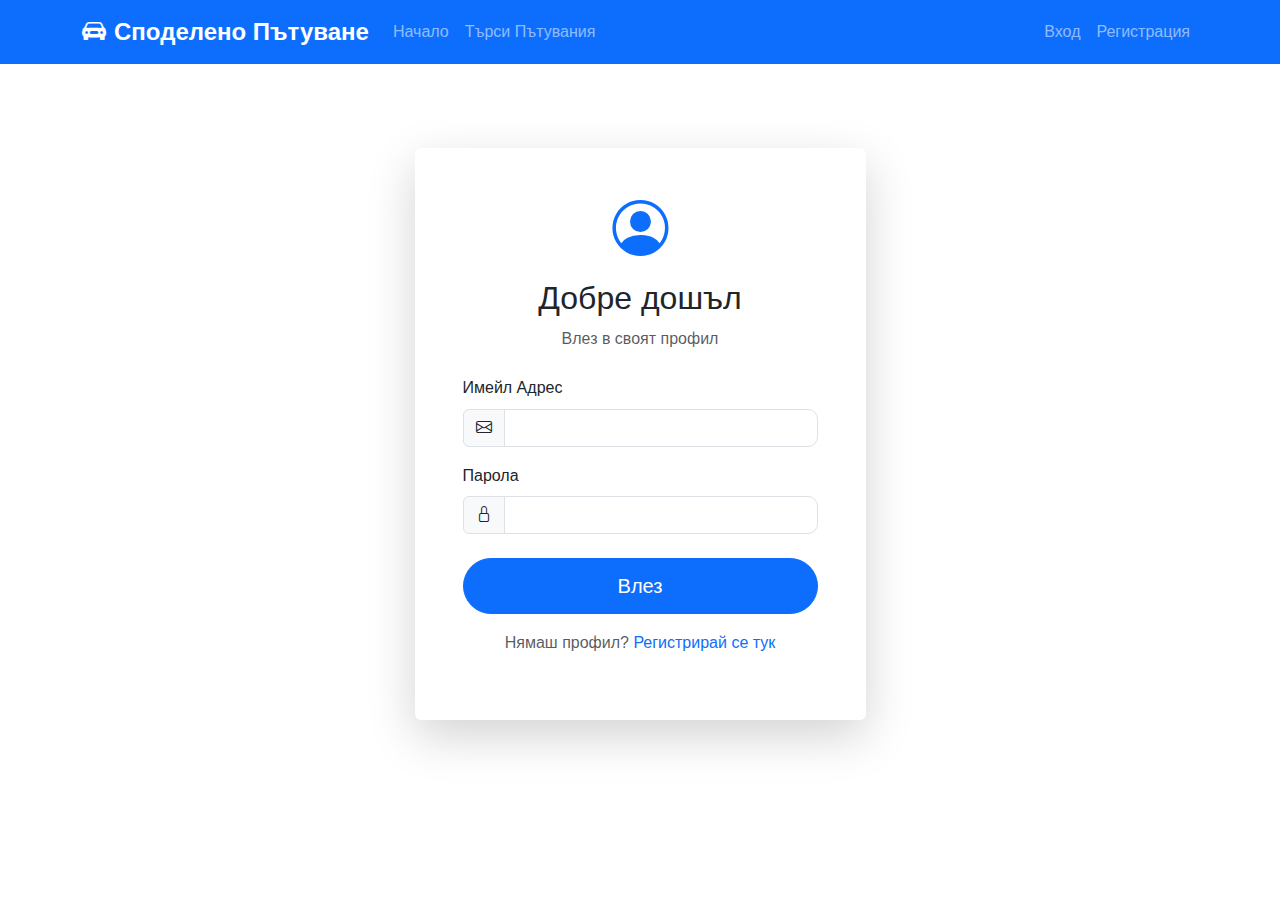
<file: target/classes/static/reservations.html>
<!DOCTYPE html>
<html lang="bg">
<head>
    <meta charset="UTF-8">
    <meta name="viewport" content="width=device-width, initial-scale=1.0">
    <title>Моите Резервации - Споделено Пътуване</title>
    
    <!-- Bootstrap 5 CSS -->
    <link href="https://cdn.jsdelivr.net/npm/bootstrap@5.3.2/dist/css/bootstrap.min.css" rel="stylesheet">
    <!-- Bootstrap Icons -->
    <link rel="stylesheet" href="https://cdn.jsdelivr.net/npm/bootstrap-icons@1.11.1/font/bootstrap-icons.css">
    <!-- Custom CSS -->
    <link rel="stylesheet" href="css/style.css">
</head>
<body>
    <!-- Navigation -->
    <nav class="navbar navbar-expand-lg navbar-dark bg-primary fixed-top">
        <div class="container">
            <a class="navbar-brand fw-bold" href="index.html">
                <i class="bi bi-car-front-fill me-2"></i>Споделено Пътуване
            </a>
            
            <button class="navbar-toggler" type="button" data-bs-toggle="collapse" data-bs-target="#navbarNav">
                <span class="navbar-toggler-icon"></span>
            </button>
            
            <div class="collapse navbar-collapse" id="navbarNav">
                <ul class="navbar-nav me-auto">
                    <li class="nav-item">
                        <a class="nav-link" href="index.html">Начало</a>
                    </li>
                    <li class="nav-item">
                        <a class="nav-link" href="search.html">Търси Пътувания</a>
                    </li>
                </ul>
                
                <ul class="navbar-nav" id="authNav">
                    <!-- Dynamic content based on auth status -->
                </ul>
            </div>
        </div>
    </nav>

    <!-- Main Content -->
    <div class="container mt-5 pt-4">
        <div class="row">
            <div class="col-12">
                <div class="d-flex justify-content-between align-items-center mb-4">
                    <div>
                        <h1 class="display-6 mb-2">
                            <i class="bi bi-calendar-check me-3 text-success"></i>Моите Резервации
                        </h1>
                        <p class="text-muted mb-0">Управлявайте вашите резервирани пътувания</p>
                    </div>
                    <div>
                        <a href="search.html" class="btn btn-primary">
                            <i class="bi bi-search me-2"></i>Търси Нови Пътувания
                        </a>
                    </div>
                </div>

                <div id="reservationAlerts"></div>

                <!-- Reservations Container -->
                <div id="reservationsContainer">
                    <div class="d-flex justify-content-center py-5">
                        <div class="spinner-border text-primary" role="status">
                            <span class="visually-hidden">Зареждане...</span>
                        </div>
                    </div>
                </div>
            </div>
        </div>
    </div>

    <!-- Review Modal -->
    <div class="modal fade" id="reviewModal" tabindex="-1">
        <div class="modal-dialog">
            <div class="modal-content">
                <div class="modal-header">
                    <h5 class="modal-title">
                        <i class="bi bi-star me-2"></i>Оценете Шофьора
                    </h5>
                    <button type="button" class="btn-close" data-bs-dismiss="modal"></button>
                </div>
                <div class="modal-body">
                    <div id="reviewAlerts"></div>
                    
                    <form id="reviewForm">
                        <input type="hidden" id="reviewRideId" name="rideId">
                        <input type="hidden" id="reviewDriverId" name="driverId">
                        
                        <div class="mb-3">
                            <label class="form-label">Информация за пътуването:</label>
                            <div class="card bg-light">
                                <div class="card-body py-2">
                                    <div id="reviewRideInfo" class="small text-muted">
                                        <!-- Ride info will be populated here -->
                                    </div>
                                </div>
                            </div>
                        </div>
                        
                        <div class="mb-3">
                            <label for="rating" class="form-label">Оценка *</label>
                            <div class="rating-input">
                                <div class="d-flex gap-2 align-items-center">
                                    <div class="star-rating">
                                        <i class="bi bi-star star-input" data-rating="1"></i>
                                        <i class="bi bi-star star-input" data-rating="2"></i>
                                        <i class="bi bi-star star-input" data-rating="3"></i>
                                        <i class="bi bi-star star-input" data-rating="4"></i>
                                        <i class="bi bi-star star-input" data-rating="5"></i>
                                    </div>
                                    <span id="ratingText" class="text-muted small">Изберете оценка</span>
                                </div>
                                <input type="hidden" id="rating" name="rating" required>
                            </div>
                        </div>
                        
                        <div class="mb-3">
                            <label for="comment" class="form-label">Коментар (По желание)</label>
                            <textarea class="form-control" id="comment" name="comment" rows="4" 
                                      placeholder="Споделете вашето мнение за пътуването и шофьора..."></textarea>
                            <div class="form-text">Максимум 1000 символа</div>
                        </div>
                    </form>
                </div>
                <div class="modal-footer">
                    <button type="button" class="btn btn-secondary" data-bs-dismiss="modal">Отказ</button>
                    <button type="submit" form="reviewForm" id="submitReviewBtn" class="btn btn-primary">
                        <i class="bi bi-check-circle me-2"></i>Изпрати Оценка
                    </button>
                </div>
            </div>
        </div>
    </div>

    <!-- Bootstrap 5 JS -->
    <script src="https://cdn.jsdelivr.net/npm/bootstrap@5.3.2/dist/js/bootstrap.bundle.min.js"></script>
    <!-- Custom JS -->
    <script src="js/auth.js"></script>
    <script src="js/main.js"></script>
</body>
</html>
</file>
<file: target/classes/static/css/style.css>
/* Custom CSS for RideShare App */

:root {
    --primary-color: #0d6efd;
    --secondary-color: #6c757d;
    --success-color: #198754;
    --info-color: #0dcaf0;
    --warning-color: #ffc107;
    --danger-color: #dc3545;
    --light-color: #f8f9fa;
    --dark-color: #212529;
}

/* Global Styles */
body {
    font-family: 'Segoe UI', Tahoma, Geneva, Verdana, sans-serif;
    line-height: 1.6;
    padding-top: 76px; /* Account for fixed navbar */
}

.min-vh-100 {
    min-height: calc(100vh - 76px);
}

/* Hero Section */
.hero-section {
    background: url('../images/image1.png') center/cover no-repeat;
    position: relative;
    overflow: hidden;
}

.hero-section::before {
    content: '';
    position: absolute;
    top: 0;
    left: 0;
    right: 0;
    bottom: 0;
    background: url('data:image/svg+xml,<svg xmlns="http://www.w3.org/2000/svg" viewBox="0 0 1000 100" fill="rgba(255,255,255,0.1)"><polygon points="1000,100 1000,0 0,100"/></svg>') no-repeat center bottom;
    background-size: 100% 100px;
}

/* Feature Icons */
.feature-icon {
    width: 80px;
    height: 80px;
    display: flex;
    align-items: center;
    justify-content: center;
    font-size: 2rem;
}

/* Step Numbers */
.step-number {
    width: 60px;
    height: 60px;
    display: flex;
    align-items: center;
    justify-content: center;
    font-size: 1.5rem;
    font-weight: bold;
}

/* Cards */
.card {
    transition: transform 0.3s ease, box-shadow 0.3s ease;
}

.card:hover {
    transform: translateY(-5px);
    box-shadow: 0 0.5rem 1rem rgba(0, 0, 0, 0.15) !important;
}

/* Buttons */
.btn {
    border-radius: 50px;
    padding: 0.5rem 1.5rem;
    font-weight: 500;
    transition: all 0.3s ease;
}

.btn-lg {
    padding: 0.75rem 2rem;
}

/* Navigation */
.navbar-brand {
    font-size: 1.5rem;
}

.navbar-nav .nav-link {
    font-weight: 500;
    transition: color 0.3s ease;
}

/* Forms */
.form-control, .form-select {
    border-radius: 10px;
    border: 1px solid #dee2e6;
    transition: border-color 0.3s ease, box-shadow 0.3s ease;
}

.form-control:focus, .form-select:focus {
    border-color: var(--primary-color);
    box-shadow: 0 0 0 0.2rem rgba(13, 110, 253, 0.25);
}

/* Ride Cards */
.ride-card {
    border: none;
    border-radius: 15px;
    overflow: hidden;
    transition: all 0.3s ease;
}

.ride-card:hover {
    transform: translateY(-3px);
    box-shadow: 0 0.5rem 1rem rgba(0, 0, 0, 0.15);
}

.ride-header {
    background: linear-gradient(45deg, var(--primary-color), #0056b3);
    color: white;
    padding: 1rem;
}

.route-info {
    display: flex;
    align-items: center;
    gap: 0.5rem;
    margin-bottom: 0.5rem;
}

.route-arrow {
    color: rgba(255, 255, 255, 0.8);
}

.driver-info {
    display: flex;
    align-items: center;
    gap: 0.75rem;
}

.driver-avatar {
    width: 40px;
    height: 40px;
    border-radius: 50%;
    background: rgba(255, 255, 255, 0.2);
    display: flex;
    align-items: center;
    justify-content: center;
    font-size: 1.2rem;
}

.rating-stars {
    color: #ffc107;
}

.price-tag {
    background: rgba(255, 255, 255, 0.2);
    border-radius: 20px;
    padding: 0.25rem 0.75rem;
    font-weight: bold;
}

/* Search Results */
.search-filters {
    background: var(--light-color);
    border-radius: 15px;
    padding: 1.5rem;
}

.no-results {
    text-align: center;
    padding: 3rem 1rem;
    color: var(--secondary-color);
}

.no-results i {
    font-size: 4rem;
    margin-bottom: 1rem;
    opacity: 0.5;
}

/* Profile & Dashboard */
.profile-header {
    background: linear-gradient(135deg, var(--primary-color), #0056b3);
    color: white;
    border-radius: 15px;
    padding: 2rem;
    margin-bottom: 2rem;
}

.profile-avatar {
    width: 80px;
    height: 80px;
    border-radius: 50%;
    background: rgba(255, 255, 255, 0.2);
    display: flex;
    align-items: center;
    justify-content: center;
    font-size: 2rem;
    margin-bottom: 1rem;
}

.stat-card {
    text-align: center;
    padding: 1.5rem;
    border-radius: 15px;
    background: white;
    box-shadow: 0 0.125rem 0.25rem rgba(0, 0, 0, 0.075);
}

.stat-number {
    font-size: 2rem;
    font-weight: bold;
    color: var(--primary-color);
}

/* Reservations */
.reservation-card {
    border-left: 4px solid var(--primary-color);
    border-radius: 10px;
}

.reservation-card.upcoming {
    border-left-color: var(--success-color);
}

.reservation-card.past {
    border-left-color: var(--secondary-color);
}

.reservation-card.cancelled {
    border-left-color: var(--danger-color);
}

/* Reviews */
.review-card {
    border-radius: 15px;
    border: none;
    background: var(--light-color);
}

.review-rating {
    color: #ffc107;
    font-size: 1.1rem;
}

/* Modals */
.modal-content {
    border-radius: 15px;
    border: none;
}

.modal-header {
    border-bottom: 1px solid rgba(0, 0, 0, 0.1);
    border-radius: 15px 15px 0 0;
}

.modal-footer {
    border-top: 1px solid rgba(0, 0, 0, 0.1);
    border-radius: 0 0 15px 15px;
}

/* Loading States */
.loading {
    text-align: center;
    padding: 2rem;
    color: var(--secondary-color);
}

.spinner-border-sm {
    width: 1rem;
    height: 1rem;
}

/* Alerts */
.alert {
    border-radius: 10px;
    border: none;
}

/* Utilities */
.text-truncate-2 {
    display: -webkit-box;
    -webkit-line-clamp: 2;
    -webkit-box-orient: vertical;
    overflow: hidden;
}

.shadow-sm {
    box-shadow: 0 0.125rem 0.25rem rgba(0, 0, 0, 0.075) !important;
}

.shadow {
    box-shadow: 0 0.5rem 1rem rgba(0, 0, 0, 0.15) !important;
}

.shadow-lg {
    box-shadow: 0 1rem 3rem rgba(0, 0, 0, 0.175) !important;
}

/* Responsive Design */
@media (max-width: 768px) {
    .hero-section {
        padding: 2rem 0;
    }
    
    .display-4 {
        font-size: 2rem;
    }
    
    .btn-lg {
        padding: 0.6rem 1.5rem;
        font-size: 1rem;
    }
    
    .feature-icon {
        width: 60px;
        height: 60px;
        font-size: 1.5rem;
    }
    
    .step-number {
        width: 50px;
        height: 50px;
        font-size: 1.2rem;
    }
}

/* Animation Classes */
@keyframes fadeIn {
    from { opacity: 0; transform: translateY(20px); }
    to { opacity: 1; transform: translateY(0); }
}

.fade-in {
    animation: fadeIn 0.6s ease-out;
}

.fade-in-delay {
    animation: fadeIn 0.6s ease-out 0.3s both;
}

/* Custom Scrollbar */
::-webkit-scrollbar {
    width: 8px;
}

::-webkit-scrollbar-track {
    background: #f1f1f1;
}

::-webkit-scrollbar-thumb {
    background: var(--primary-color);
    border-radius: 10px;
}

::-webkit-scrollbar-thumb:hover {
    background: #0056b3;
}

/* Star Rating Styles */
.star-rating {
    display: flex;
    gap: 0.25rem;
}

.star-input {
    font-size: 1.5rem;
    color: #dee2e6;
    cursor: pointer;
    transition: color 0.2s ease;
}

.star-input:hover {
    color: #ffc107 !important;
}

.star-input.bi-star-fill {
    color: #ffc107;
}

.rating-input {
    user-select: none;
}

/* Review Modal Styles */
#reviewModal .modal-dialog {
    max-width: 500px;
}

#reviewRideInfo {
    line-height: 1.4;
}

/* Reservation Status Colors */
.reservation-card.confirmed {
    border-left: 4px solid var(--success-color);
}

.reservation-card.cancelled {
    border-left: 4px solid var(--danger-color);
    opacity: 0.7;
}

.reservation-card.completed {
    border-left: 4px solid var(--info-color);
}
</file>
